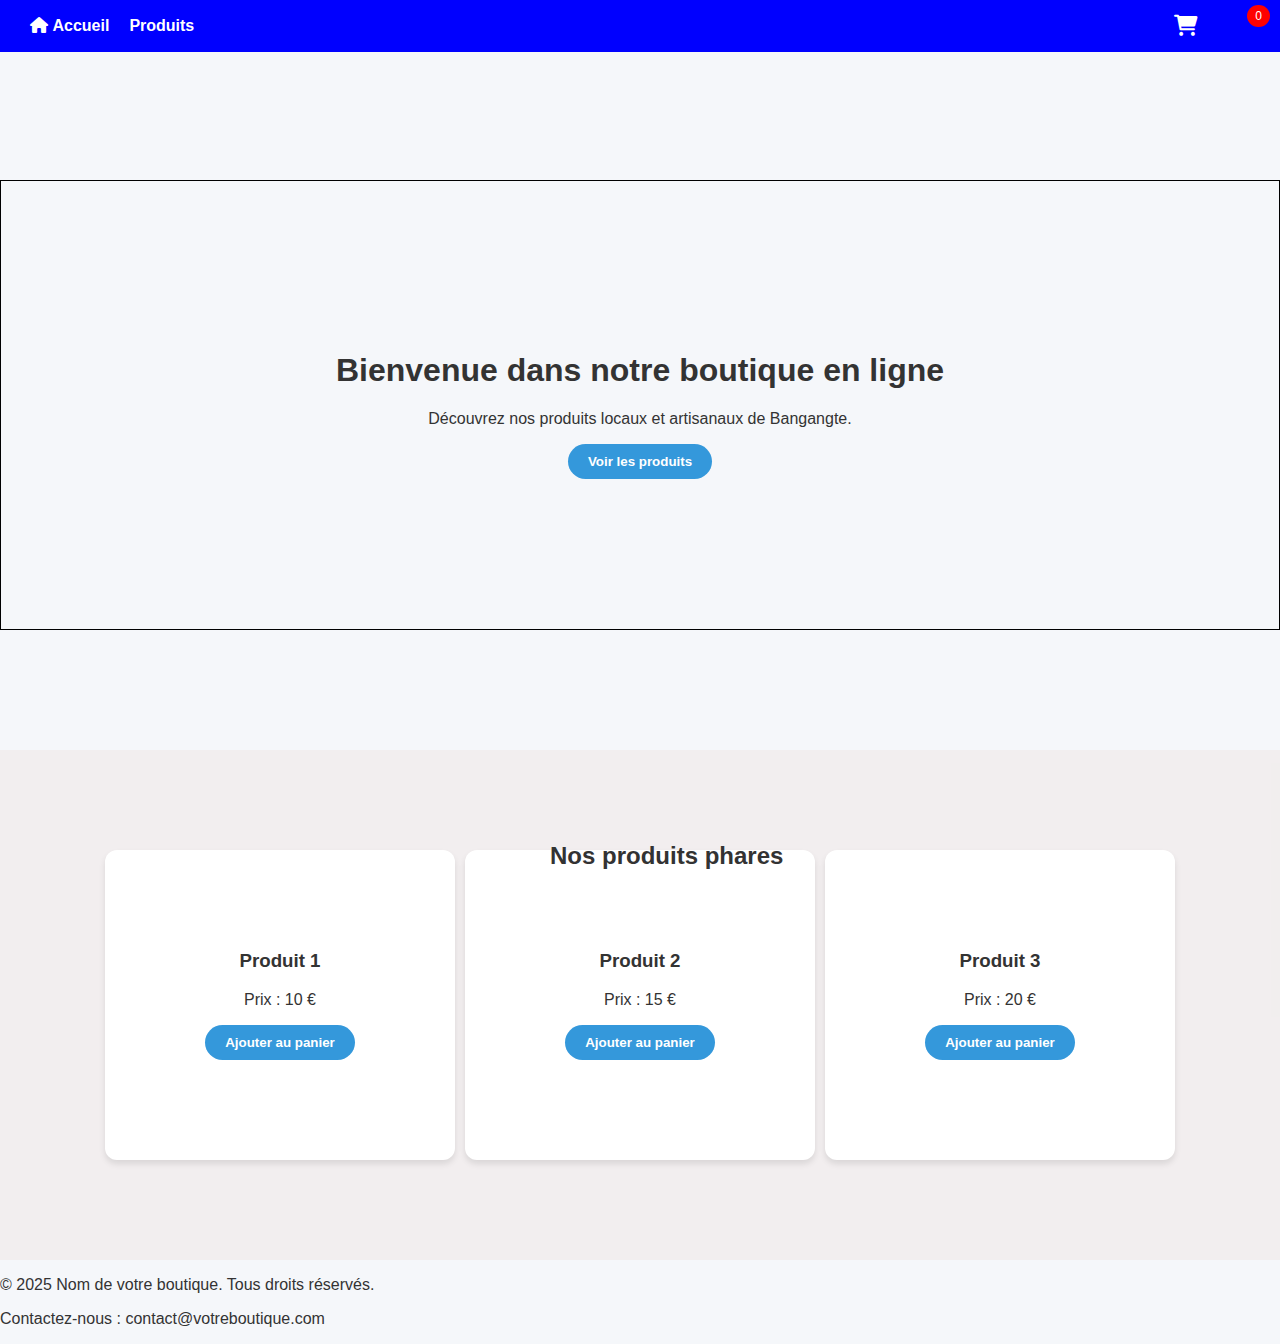
<file: index.html>
<!DOCTYPE html>
<html lang="en">
<head>
    <meta charset="UTF-8">
    <meta name="viewport" content="width=device-width, initial-scale=1.0">
    <title>Nom du Site - Accueil</title>
    <link rel="stylesheet" href="style.css">
    <link rel="stylesheet" href="https://cdnjs.cloudflare.com/ajax/libs/font-awesome/6.0.0-beta3/css/all.min.css">
</head>
<body>
    <header>
        <nav>
            <div class="homme">
                <i class="fas fa-home"></i>
               <a href="index.html">Accueil</a> 
            </div>
            <a href="products.html">Produits</a> 
            <a href="cart.html"><i class="fas fa-shopping-cart"></i></a>
            <span id="compteur">0</span>
            <button id="logoutBtn" style="display:none;">Déconnexion</button>
        </nav>
    </header>

    <main>
        <section class="hero-section">
            <div class="slider">
                <div class="slider1">
                    <h1>Bienvenue dans notre boutique en ligne</h1>
                    <p>Découvrez nos produits locaux et artisanaux de Bangangte.</p>
                    <button onclick="window.location.href='products.html'">Voir les produits</button>
                </div>
                <div class="slider1">
                    <h1>Bienvenu dans ma boutique en ligne</h1>
                    <p>Achetez vos i phones en ligne sûre et moincher</p>
                </div>
                <div class="slider1">
                    <h1>Bienvenue dans notre boutique en ligne</h1>
                    <p>Découvrez nos produits locaux et artisanaux de Bangangte.</p>
                    <button onclick="window.location.href='products.html'">Voir les produits</button>
                </div>
                <div class="slider1">
                    <h1>Bienvenu dans ma boutique en ligne</h1>
                    <p>Achetez vos i phones en ligne sûre et moincher</p>
                </div>
                <div class="slider1">
                    <h1>Bienvenue dans notre boutique en ligne</h1>
                    <p>Découvrez nos produits locaux et artisanaux de Bangangte.</p>
                    <button onclick="window.location.href='products.html'">Voir les produits</button>
                </div>
            </div>
        </section>

        <section class="featured-products">
            <h2>Nos produits phares</h2>
            <div class="produit">
                <h3>Produit 1</h3>
                <p>Prix : 10 €</p>
                <button class="ajouter" data-produit="Produit 1" data-prix="10">Ajouter au panier</button>
            </div>
            <div class="produit">
                <h3>Produit 2</h3>
                <p>Prix : 15 €</p>
                <button class="ajouter" data-produit="Produit 2" data-prix="15">Ajouter au panier</button>
            </div>
            <div class="produit">
                <h3>Produit 3</h3>
                <p>Prix : 20 €</p>
                <button class="ajouter" data-produit="Produit 3" data-prix="20">Ajouter au panier</button>
            </div>
        </section>
    </main>

    <footer>
        <p>&copy; 2025 Nom de votre boutique. Tous droits réservés.</p>
        <p>Contactez-nous : contact@votreboutique.com</p>
    </footer>

    <script src="script.js"></script>
</body>
</html>
</file>
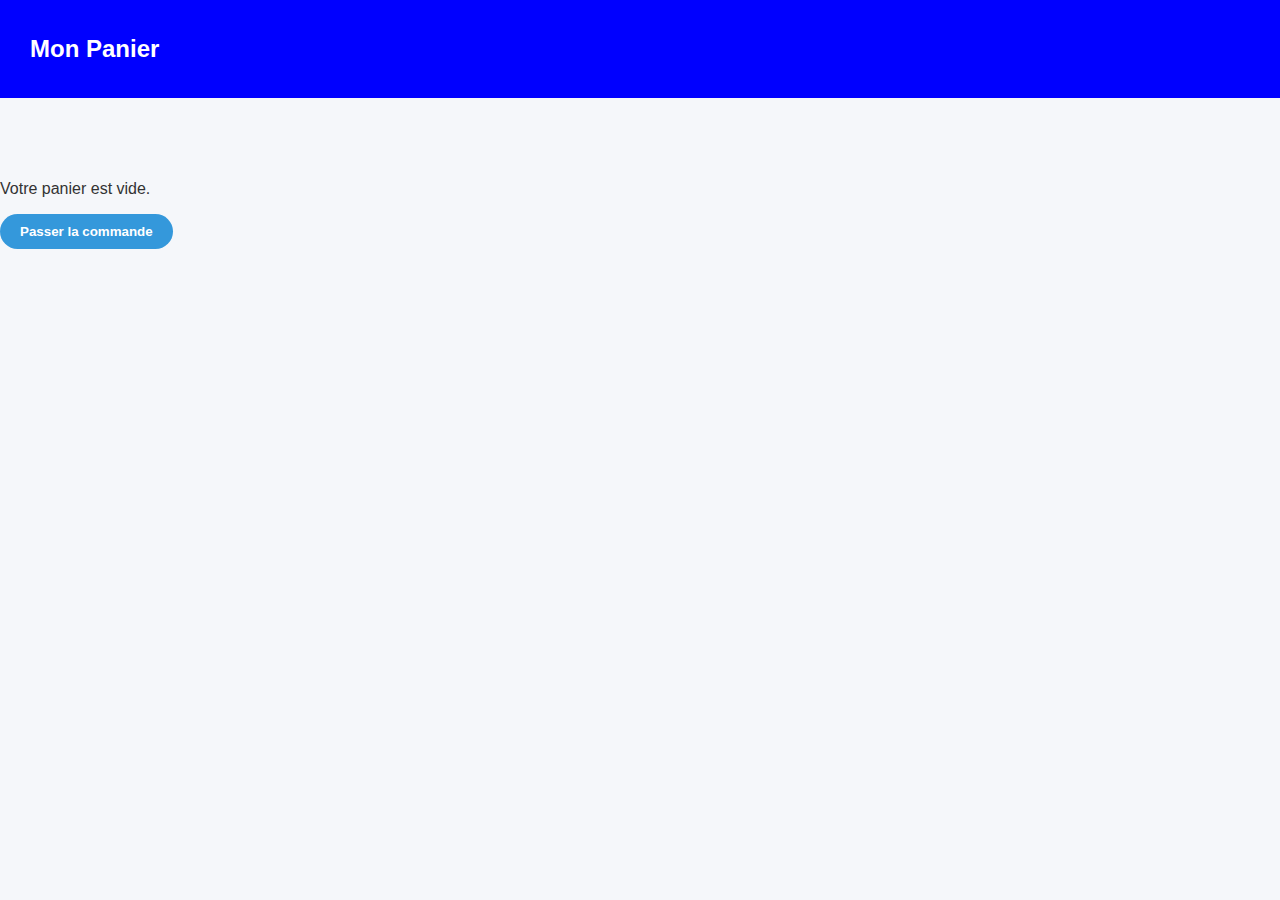
<file: cart.html>
<!DOCTYPE html>
<html lang="fr">
<head>
  <meta charset="UTF-8">
  <meta name="viewport" content="width=device-width, initial-scale=1.0">
  <title>Mon Panier</title>
  <link rel="stylesheet" href="style.css">
</head>
<body>

  <header>
    <h2>Mon Panier</h2>
  </header>

  <main id="liste-panier"></main>

  <div class="commande">
    <button id="valider">Passer la commande</button>
  </div>

</body>
<script>
const listePanier = document.getElementById("liste-panier");
let panier = JSON.parse(localStorage.getItem("panier")) || [];

function afficherPanier() {
  listePanier.innerHTML = "";
  if (panier.length === 0) {
    listePanier.innerHTML = "<p>Votre panier est vide.</p>";
    return;
  }

  let total = 0;
  panier.forEach((produit, index) => {
    total += produit.prix;
    const div = document.createElement("div");
    div.classList.add("produit");
    div.innerHTML = `
      <h3>${produit.nom} - ${produit.prix.toFixed(2)} €</h3>
      <button class="retirer" data-index="${index}">Retirer</button>
    `;
    listePanier.appendChild(div);
  });

  const totalDiv = document.createElement("div");
  totalDiv.innerHTML = `<h3>Total : ${total.toFixed(2)} €</h3>`;
  totalDiv.style.marginTop = "20px";
  listePanier.appendChild(totalDiv);

  document.querySelectorAll(".retirer").forEach(b => {
    b.addEventListener("click", () => {
      const i = b.getAttribute("data-index");
      panier.splice(i, 1);
      localStorage.setItem("panier", JSON.stringify(panier));
      afficherPanier();
    });
  });
}

document.getElementById("valider").addEventListener("click", () => {
  alert("Commande passée avec succès !");
  panier = [];
  localStorage.setItem("panier", JSON.stringify(panier));
  afficherPanier();
});

afficherPanier();

</script>
</html>
</file>
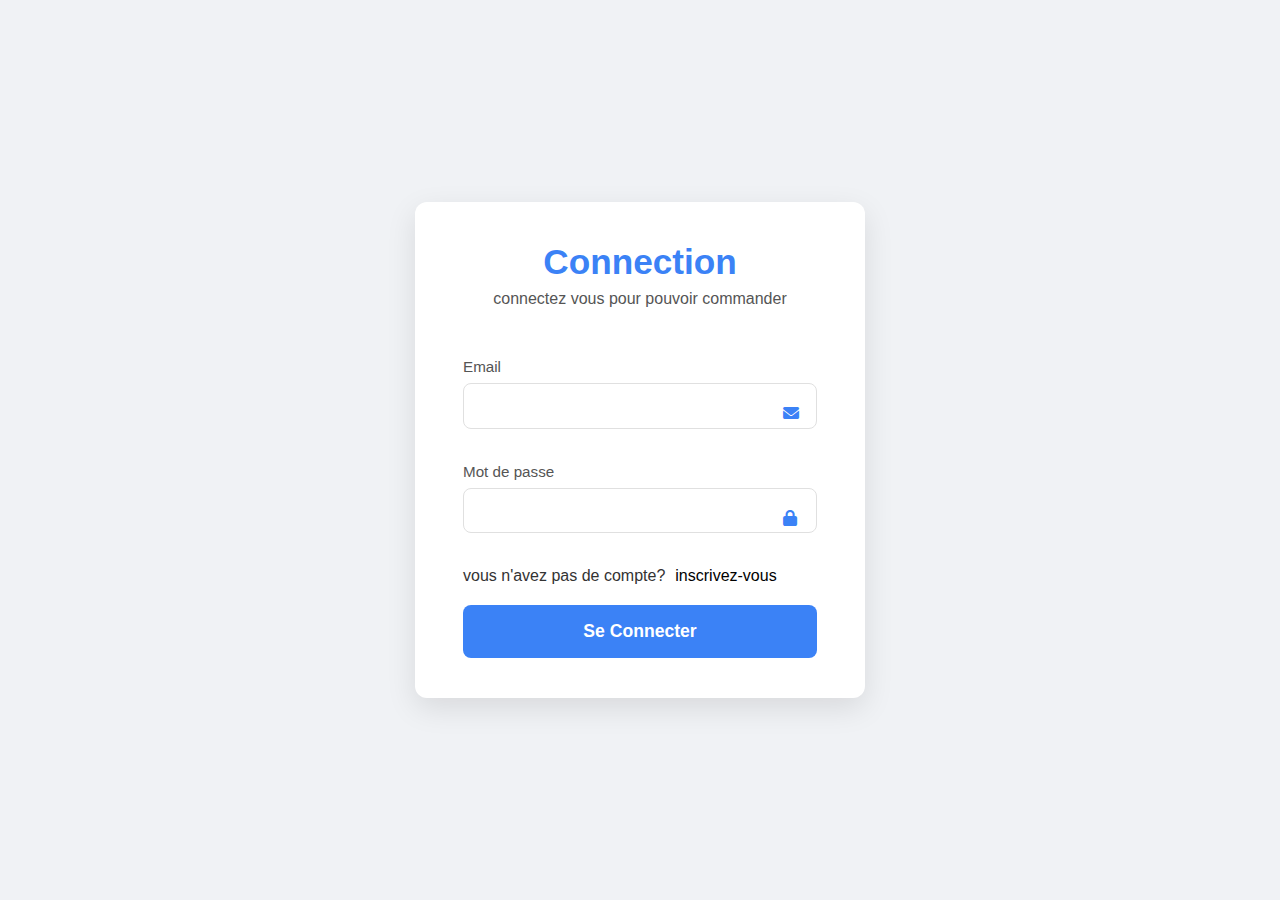
<file: login.html>
<!DOCTYPE html>
<html lang="fr">
<head>
  <meta charset="UTF-8">
  <meta name="viewport" content="width=device-width, initial-scale=1.0">
  <title>Connexion</title>
  <link rel="stylesheet" href="style.css">
  <link rel="stylesheet" href="style/sign-in.css">
   <link rel="stylesheet" href="https://cdnjs.cloudflare.com/ajax/libs/font-awesome/6.0.0-beta3/css/all.min.css">
</head>
<body>
  <section class="auth-container">
    <div class="form-header">
      <h2>Connection </h2>
      <p>connectez vous pour pouvoir commander</p>
    </div>
    <form>
      <div class="input-box">
        <i class="fas fa-envelope"></i>
        <label>Email </label>
        <input type="email" id="email" required>
      </div>
      <div class="input-box">
        <i class="fas fa-lock"></i>
        <label>Mot de passe </label>
        <input type="password" id="password" required>
      </div>
      <i class="fas fa-login"></i>
      <div class="sign-in">
        <p>vous n'avez pas de compte?</p>
        <a href="sign-in.html">inscrivez-vous</a>
      </div>
      <button type="submit" class="submit-button" onclick="seConnecter()">Se Connecter</button>
    </form>
    <div class="error-message">

    </div>
  </section>
</body>
</html>
</file>
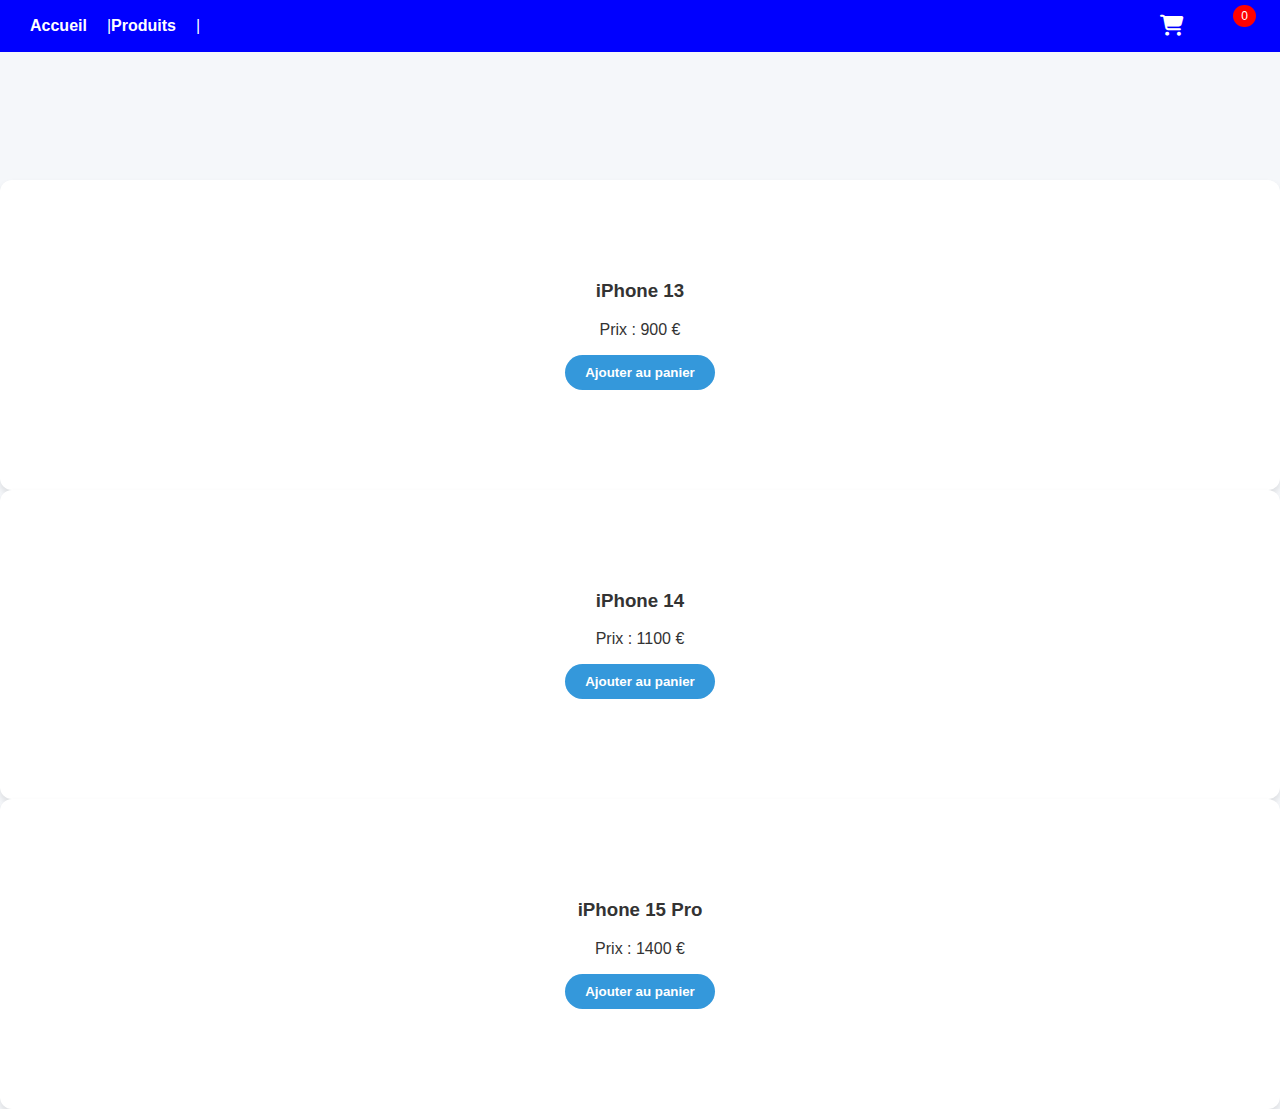
<file: products.html>
<!DOCTYPE html>
<html lang="fr">
<head>
  <meta charset="UTF-8">
  <title>Produits</title>
  <link rel="stylesheet" href="style.css">
  <meta name="viewport" content="width=device-width, initial-scale=1.0">
  <script src="script.js" defer></script>
  <link rel="stylesheet" href="https://cdnjs.cloudflare.com/ajax/libs/font-awesome/6.4.0/css/all.min.css">
</head>
<body>

  <header>
    <nav>
      <a href="index.html">Accueil</a> |
      <a href="product.html">Produits</a> |
      <a href="cart.html"><i class="fas fa-shopping-cart"></i></a>
      <span id="compteur">0</span>
    </nav>
  </header>
<main>
  <div class="produit">
    <h3>iPhone 13</h3>
    <p>Prix : 900 €</p>
    <button class="ajouter" data-produit="iPhone 13" data-prix="900">Ajouter au panier</button>
  </div>

  <div class="produit">
    <h3>iPhone 14</h3>
    <p>Prix : 1100 €</p>
    <button class="ajouter" data-produit="iPhone 14" data-prix="1100">Ajouter au panier</button>
  </div>

  <div class="produit">
    <h3>iPhone 15 Pro</h3>
    <p>Prix : 1400 €</p>
    <button class="ajouter" data-produit="iPhone 15 Pro" data-prix="1400">Ajouter au panier</button>
  </div>
</main>


</body>
</html>
</file>
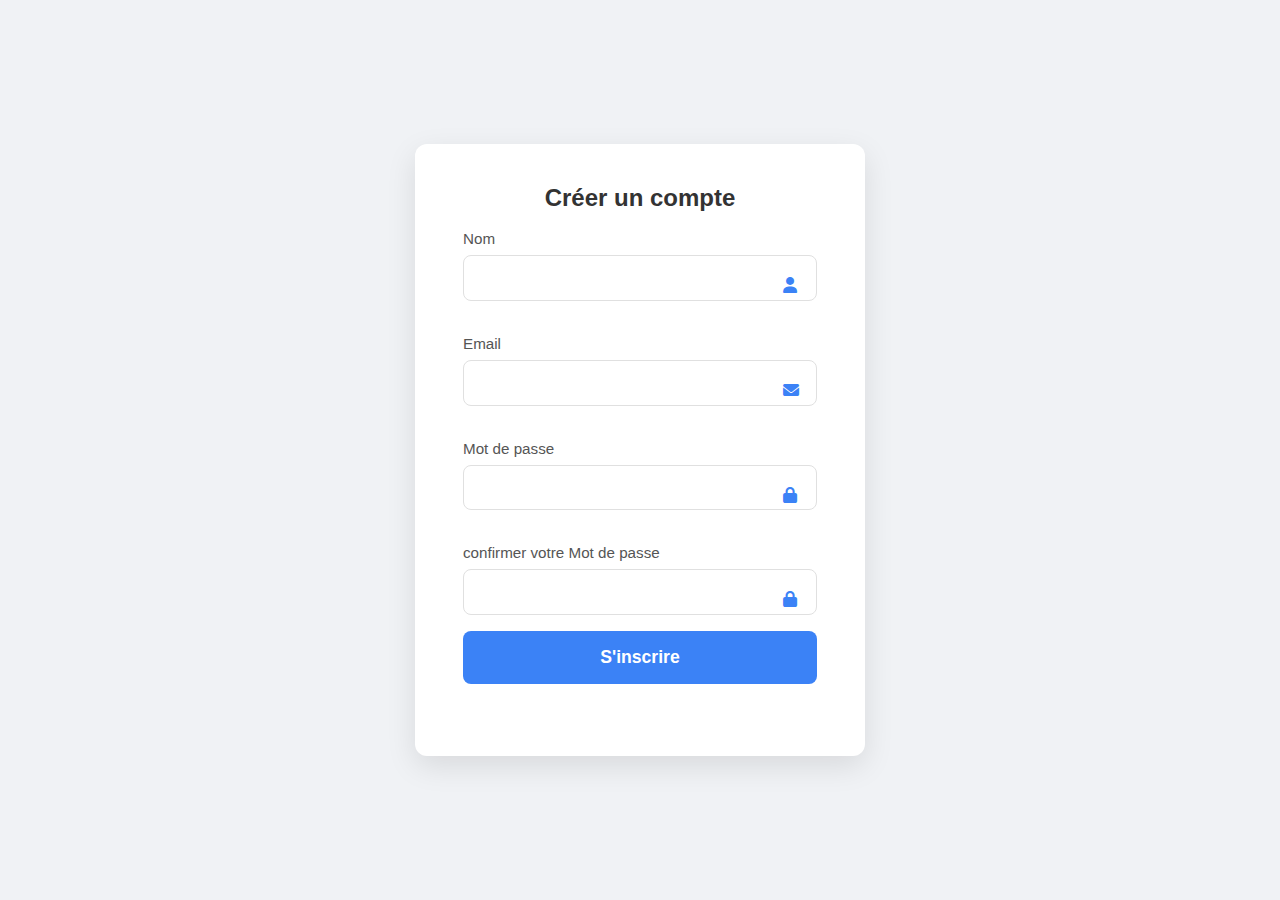
<file: sign-in.html>
<!DOCTYPE html>
<html lang="fr">
<head>
  <meta charset="UTF-8">
  <title>Inscription</title>
  <link rel="stylesheet" href="style.css">
  <link rel="stylesheet" href="style/sign-in.css">
  <meta name="viewport" content="width=device-width, initial-scale=1.0">
    <link rel="stylesheet" href="https://cdnjs.cloudflare.com/ajax/libs/font-awesome/6.0.0-beta3/css/all.min.css">
</head>
<body>
  <section class="auth-container">
    <h2>Créer un compte</h2>
    <form onsubmit="inscrire(event)" class="form-header">
      <div class="input-box">
        <i class="fas fa-user"></i>
        <label> Nom</label>
        <input type="text" id="nom">  
      </div>
      <div class="input-box">
        <i class="fas fa-envelope"></i>
        <label>Email </label>
        <input type="email" id="email" required>
      </div>
      <div class="input-box">
        <i class="fas fa-lock"></i>
        <label>Mot de passe </label>
        <input type="password" class="password" required>
      </div>
      <div class="input-box">
        <i class="fas fa-lock"></i>
        <label>confirmer votre Mot de passe </label>
        <input type="password" class="passe" required>
      </div>
      <button type="submit" class="submit-button">S'inscrire</button>
    </form>
    <div class="error-message">

    </div>
  </section>
</body>
</html>
<script src="/script/sign-in.js"></script>
</file>
<file: style.css>
body {
  margin: 0;
  font-family: Arial, sans-serif;
  background: #f5f7fa;
  color: #333;
}

header {
  background:blue;
  color: white;
  padding: 15px 30px;
  display: flex;
  justify-content: space-between;
  align-items: center;
  position: fixed;
  width: 100%;
  top: 0;
  z-index: 1000;
}
nav{
  display: flex;
  align-items: center;
}

header nav a {
  color: white;
  margin-right: 20px;
 text-decoration: none;
  font-weight: bold;
}
 .fa-shopping-cart{
  z-index: -1;
  position: relative;
  left: 75vw;
  font-size: 1.3em;
}



#compteur {
  background: red;
  color: white;
  border-radius: 50%;
  padding: 4px 8px;
  font-size: 12px;
  position: relative;
  top: -10px;
  right: 0;
  left: 990px;
  z-index: 100;
}

button, .btn {
  background: #3498db;
  border: none;
  padding: 10px 20px;
  color: white;
  border-radius: 20px;
  cursor: pointer;
  font-weight: bold;
  transition: 0.3s;
}

button:hover, .btn:hover {
  background: #2980b9;
}

main {
  margin-top: 20vh;
  gap: 20px;
}

.produit {
  background: white;
  border-radius: 12px;
  padding: 100px;
  box-shadow: 0 4px 6px rgba(0,0,0,0.1);
  text-align: center;
}
.featured-products{
  display: flex;
  align-items: center;
  justify-content: space-around;
  margin-top: 120px;
  background-color: #f0ebeabb;
  padding: 100px;
}
.featured-products h2{
  position: absolute;
  left: 550px;
  bottom: 10px;
}
.produit h3 {
  margin-top: 0;
}

#logoutBtn {
  background: #e74c3c;
  margin-left: 20px;
}

#logoutBtn:hover {
  background: #c0392b;
}
.hero-section{
  display: flex;
   width: 100%;
    overflow: hidden;
    border: 1px solid black;
    justify-content: space-between;
    height: 50vh;
    align-items: center;
    box-sizing: border-box;
    margin: 0;
    padding: 0;
}
.hero-section  .slider1{
    flex-shrink: 0;
    text-align: center;
    width: 100%;

}
 .slider{
    display: flex;
    animation: slider-1 12s ease-in-out infinite;
}

@keyframes slider-1 {
    0%,20%{
        transform: translateX(0);
    }
    25%,45%{
        transform: translateX(-100%);
    }
    50%,70%{
        transform: translateX(-200%);
    }
    75%,95%{
        transform: translateX(-300%);
    }
    100%{
        transform: translateX(-400%);
    }
}
</file>
<file: style/sign-in.css>
:root {
    --primary-color: #3b82f6; /* Bleu primaire */
    --secondary-color: #1a56db; /* Bleu plus foncé */
    --accent-color: #60a5fa; /* Bleu clair */
    --text-color: #333;
    --light-text-color: #555;
    --background-color: #f0f2f5; /* Gris clair */
    --card-background: #ffffff;
    --border-color: #e0e0e0;
    --error-color: #ef4444; /* Rouge pour les erreurs */
    --success-color: #22c55e; /* Vert pour le succès */
    --shadow-light: rgba(0, 0, 0, 0.05);
    --shadow-medium: rgba(0, 0, 0, 0.1);
    --lien-color:black;
}

* {
    margin: 0;
    padding: 0;
    box-sizing: border-box;
}

body {
    font-family: 'Poppins', sans-serif;
    background-color: var(--background-color);
    color: var(--text-color);
    display: flex;
    justify-content: center;
    align-items: center;
    min-height: 100vh;
    overflow: hidden;/* Pour gérer l'animation de fond*/
    position: relative;
}



/* Conteneur principal du formulaire */
.auth-container {
    background-color: var(--card-background);
    padding: 2.5rem 3rem;
    border-radius: 12px;
    box-shadow: 0 10px 30px var(--shadow-medium);
    width: 100%;
    max-width: 450px; /* Taille fixe pour desktop */
    text-align: center;
    z-index: 1; /* Assure que le formulaire est au-dessus de l'animation */
}

.form-header {
    margin-bottom: 2rem;
}

.form-header h2 {
    font-size: 2.2rem;
    color: var(--primary-color);
    margin-bottom: 0.5rem;
    font-weight: 600;
}

.form-header p {
    color: var(--light-text-color);
    font-size: 1rem;
}

/* Groupes d'inputs */
.input-box {
    margin-bottom: 1rem;
    text-align: left;
}

.input-box label {
    display: block;
    margin-bottom: 0.5rem;
    font-size: 0.95rem;
    color: var(--light-text-color);
    font-weight: 500;
}


.input-box i {
    position: relative;
    top: 65px;
    right: 0;
    left: 320px;
    color: var(--primary-color);
    font-size: 1rem;
}

.input-box input {
    width: 100%;
    padding: 0.8rem 1rem 0.8rem 3rem; /* Espace pour l'icône */
    border: 1px solid var(--border-color);
    border-radius: 8px;
    font-size: 1rem;
    color: var(--text-color);
    transition: border-color 0.3s, box-shadow 0.3s;
}

.input-box input:focus {
    border-color: var(--primary-color);
    box-shadow: 0 0 0 3px rgba(59, 130, 246, 0.2);
    outline: none;
}
.sign-in{
    display: flex;
    gap: 10px;
    margin-bottom: 20px;
}
.sign-in a{
    text-decoration: none;
    color: var(--lien-color);
}
.sign-in a:hover{
    text-decoration: underline;
}

/* Bouton de soumission */
.submit-button {
    width: 100%;
    padding: 1rem 0;
    background-color: var(--primary-color);
    color: white;
    border: none;
    border-radius: 8px;
    font-size: 1.1rem;
    font-weight: 600;
    cursor: pointer;
    transition: background-color 0.3s, transform 0.2s;
}

.submit-button:hover {
    background-color: var(--secondary-color);
    transform: translateY(-5px);
}

.submit-button:active {
    transform: translateY(0);
}



/* ----------------------------------------------------------------- */
/* ---- RESPONSIVE DESIGN ---- */
@media (max-width: 576px) {
    .auth-container {
        width: 95%;
        margin: 1rem;
        padding: 1.5rem 1.5rem;
        box-shadow: 0 5px 20px var(--shadow-medium);
    }

    .form-header h2 {
        font-size: 1.8rem;
    }

    .form-header p {
        font-size: 0.9rem;
    }


    .input-group label, .checkbox-group label {
        font-size: 0.85rem;
    }

    .submit-button {
        font-size: 1rem;
        padding: 0.9rem 0;
    }

    .form-footer {
        font-size: 0.85rem;
    }
}

@media (max-height: 700px) {
    body {
        align-items: flex-start; /* Alignement en haut pour les petits écrans en hauteur */
        padding: 20px 0;
    }
    .auth-container {
        margin-top: 20px;
        margin-bottom: 20px;
    }
}
</file>
